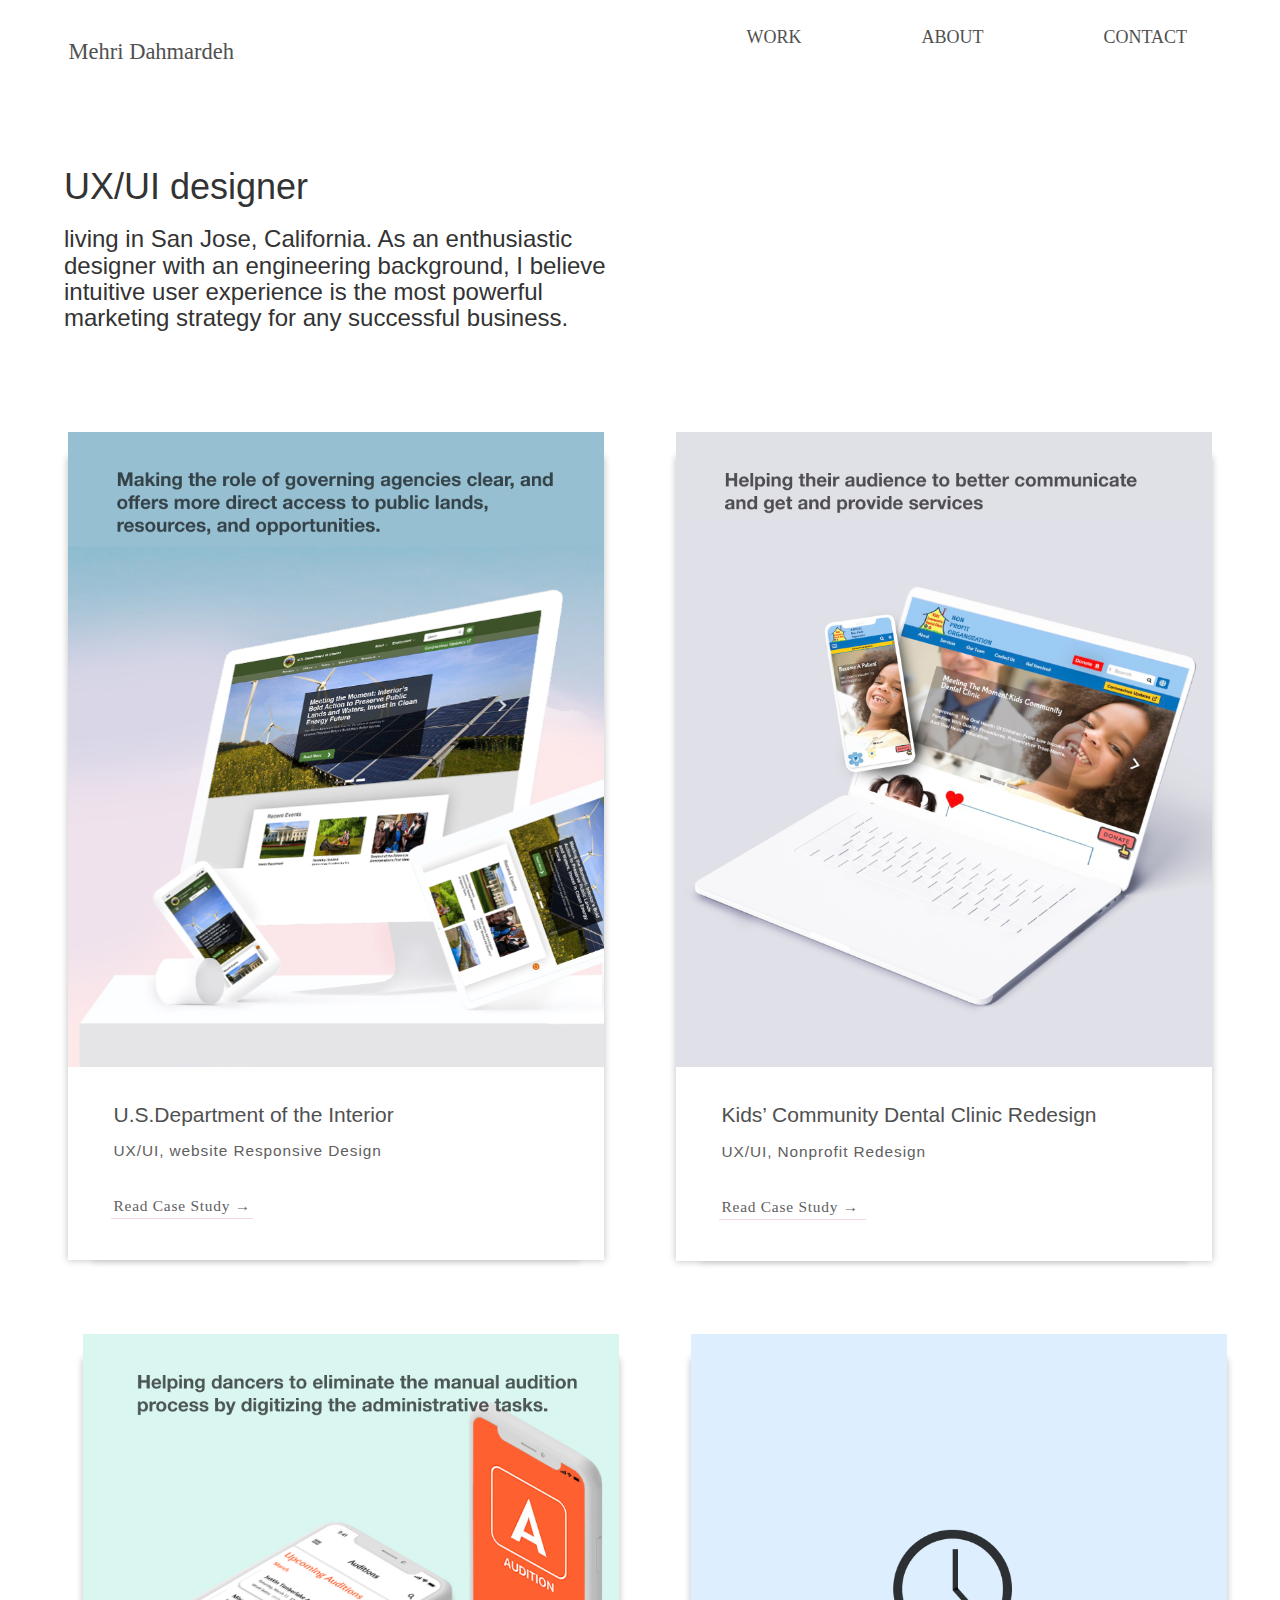
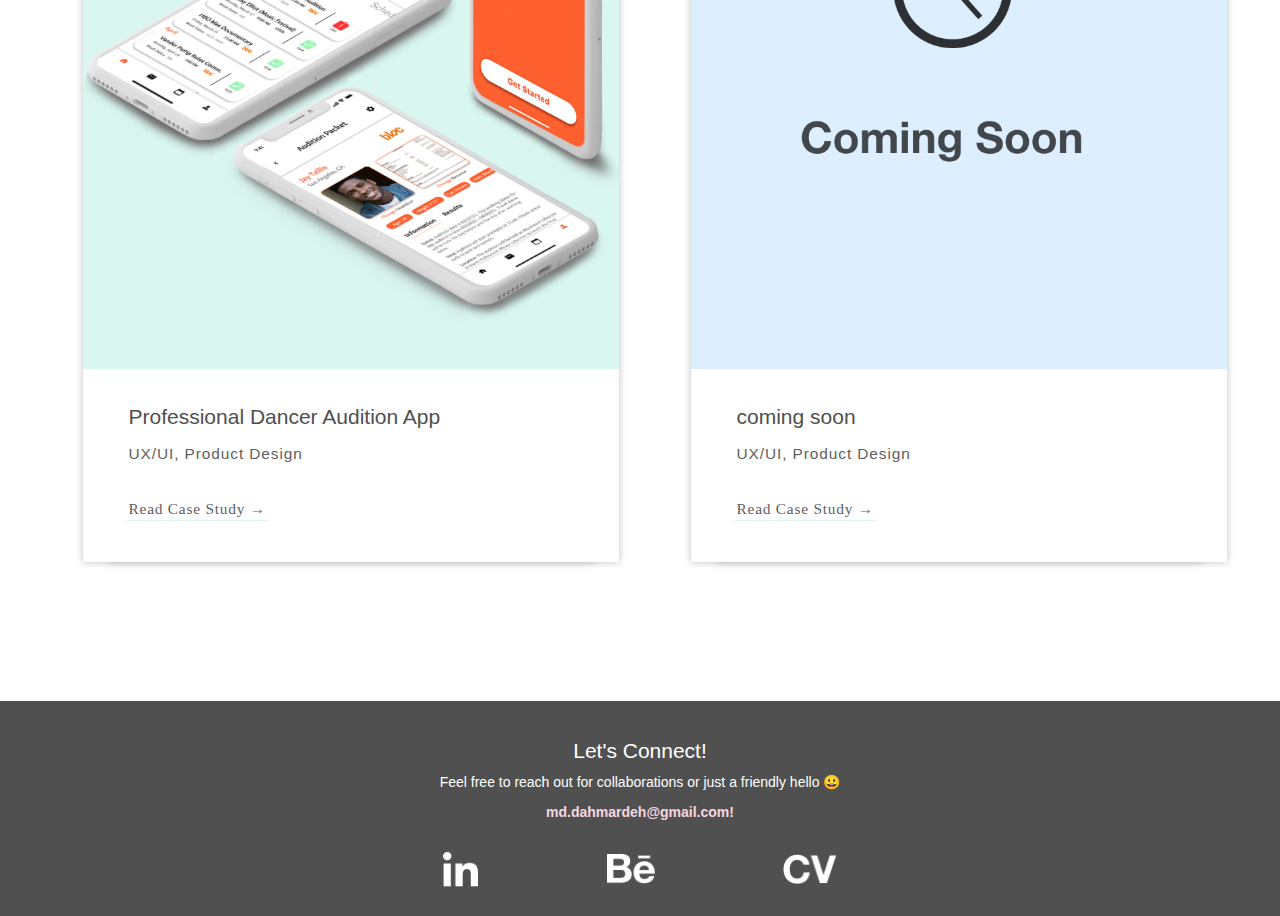
<file: index.html>
<!DOCTYPE html>
<html lang="en">
<head>
    <meta charset="UTF-8">
    <meta http-equiv="X-UA-Compatible" content="IE=edge">
    <meta name="viewport" content="width=device-width, initial-scale=1.0">
    <title>Mehri.Dahmardeh |Homepage</title>
    <link rel="stylesheet" href="https://maxcdn.bootstrapcdn.com/bootstrap/3.4.0/css/bootstrap.min.css">
    <link href="https://fonts.googleapis.com/css?family=Helvetica neue:100,400,700|Red+Hat+Display:500,700,900&display=Futura" rel="stylesheet">
    <link rel="stylesheet" href="styles.css" />
</head>
<body>
    <nav class="navbar">
        <div class="container">
            <div class="navbar header">
                <button type="button"
                        class="navbar-toggle collapsed"
                        data-toggle="collapse"
                        data-target="#bs-example-navbar-collapse-1"
                        aria-expanded="false">
                    <span class="sr-only">Toggle navigation</span>
                    <span class="icon-bar"></span>
                    <span class="icon-bar"></span>
                    <span class="icon-bar"></span>
                </button>
                <a class="navbar-brand" href="index.html">Mehri Dahmardeh</a>
                <ul class="nav navbar-nav navbar-right">
                    
                    <li><a href="http://Mehri Dahmardeh.com/#work-image-grid">WORK</a></li>
                    
                    <li><a href="about.html">ABOUT</a></li>
                    <li><a href="contact.html">CONTACT</a></li>
                </ul>
            </div>
        </div>
    </nav>
    <section>
        <div id="heading-copy"> 
            <h1 class="h1">UX/UI designer</h1>
            <h2 class="h2" style="font-size:x-large;">living in San Jose, California. As an enthusiastic designer with an engineering background, I believe intuitive user experience is the most powerful marketing strategy for any successful business.</h2>
        </div>
        <div id="work-image-grid">
            <div class="container">
                <div class="row">
                    <div class="col-lg-6">
                        <div class="projectthumbnail">
                            <figure>
                                <div class="thumbnail-img">
                                    <a href="DOI.html"><img src="Images/DOI.png" alt="DOI" style="width:100%"></a>
                                    <figcaption>
                                        <div class="h1">U.S.Department of the Interior</div>
                                        <div class="h2"> UX/UI,  website Responsive Design</div>
                                        <a href="DOI.html">Read Case Study →</a>
                                    </figcaption>
                                </div>
                            </figure>
                        </div>
                    </div>

                    <div class="col-lg-6">
                        <div class="projectthumbnail">
                            <figure>
                                <div class="thumbnailimg">
                                    <a href="KCDC.html"><img src="Images/KCDC.png" alt="KCDC" style="width:100%"></a>
                                    <figcaption>
                                        <div class="h1">Kids’ Community Dental Clinic Redesign</div>
                                        <div class="h2">UX/UI, Nonprofit Redesign </div>
                                        <a href="KCDC.html">Read Case Study →<a>
                                    </figcaption>
                                </div>
                            </figure>
                        </div>
                    </div>
                </div>
                <div class="container">
                    <div class="row">
                        <div class="col-lg-6">
                            <div class="projectthumbnail">
                                <figure>
                                    <div class="thumbnailimg">
                                        <a href="PDA.html"><img src="Images/PDA.png" alt="PDA" style="width:100%"></a>
                                        <figcaption>
                                            <div class="h1">Professional Dancer Audition App</div>
                                            <div class="h2"> UX/UI, Product Design</div>
                                            <a href="PDA.html" class="pistachio">Read Case Study →</a>
                                        </figcaption>
                                    </div>
                                </figure>
                            </div>
                        </div>
                        <div class="col-lg-6">
                            <div class="projectthumbnail">
                                <figure>
                                    <div class="thumbnailimg">
                                        <a href="Coming soon.html"><img src="Images/CS.png" alt="coming soon" style="width:100%"></a>
                                        <figcaption>
                                            <div class="h1">coming soon</div>
                                            <div class="h2"> UX/UI, Product Design</div>
                                            <a href="PDA.html" class="pistachio">Read Case Study →</a>
                                            <!--<div class="img">

                                                <div class="image__overlay image__overlay--blur">
                                                    <div class="image__title">comingsoon</div>
                                                    <p class="image__description">
                                                        Wednesday, August 4, 2021!
                                                    </p>
                                                </div>
                                            </div>
                                            <a href="coming soon.html" class="pistachio">Read Case Study →</a>-->

                                        </figcaption>
                                    </div>
                                </figure>
                            </div>
                        </div>
                    </div>
                </div>
            </div>
        </div>
    </section>
    <footer class="page-footer">
        <div class="container">
            <div class="txt-row">
                <h2>Let's Connect!</h2>
                <p>Feel free to reach out for collaborations or just a friendly hello 😀 </p>
                <a href="mailto: md.dahmardeh@gmail.com"><b>md.dahmardeh@gmail.com!</b></a>
            </div>
            <div class="link-row">
                <a href="https://www.linkedin.com/in/mehri-dahmardeh-38793051/"><img src="Images/linkedinlogo.png" alt="linkedin profile"  height="35px"></a>
                <a href="https://www.behance.net/mehridahmardeh"><img src="Images/behancelogo.png" alt="Behance profile" height="30px"></a>
                <a href="Resume.html"><img src="Images/CV.png" alt="Resume profile" height="30px"></a>
            </div>
        </div>
    </footer>
</body>

</html>
</file>
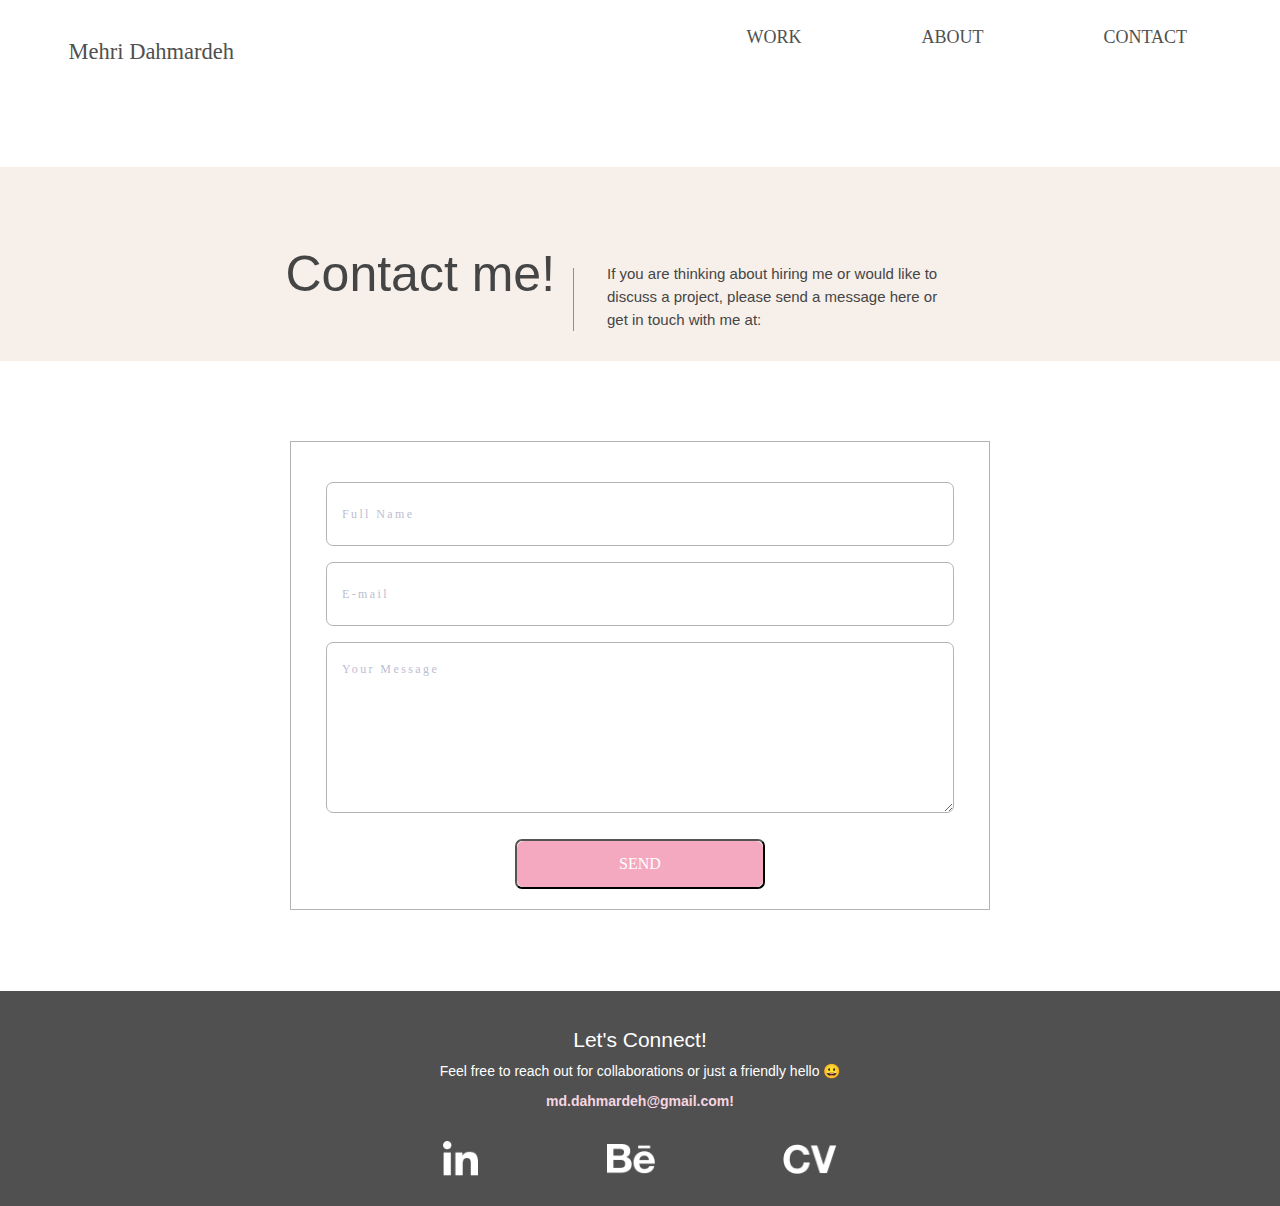
<file: contact.html>
<!DOCTYPE html>
<html lang="en">
<head>
    <meta charset="UTF-8">
    <meta http-equiv="X-UA-Compatible" content="IE=edge">
    <meta name="viewport" content="width=device-width, initial-scale=1.0">
    <title>Mehri.Dahmardeh |Homepage</title>
    <link rel="stylesheet" href="https://maxcdn.bootstrapcdn.com/bootstrap/3.4.0/css/bootstrap.min.css">
    <link href="https://fonts.googleapis.com/css?family=Helvetica neue:100,400,700|Red+Hat+Display:500,700,900&display=Futura" rel="stylesheet">
    <link rel="stylesheet" href="styles.css" />
</head>
<body>
    <nav class="navbar">
        <div class="container">
            <div class="navbar header">
                <button type="button"
                        class="navbar-toggle collapsed"
                        data-toggle="collapse"
                        data-target="#bs-example-navbar-collapse-1"
                        aria-expanded="false">
                    <span class="sr-only">Toggle navigation</span>
                    <span class="icon-bar"></span>
                    <span class="icon-bar"></span>
                    <span class="icon-bar"></span>
                </button>
                <a class="navbar-brand" href="index.html">Mehri Dahmardeh</a>
                <ul class="nav navbar-nav navbar-right">
                    <!--in link eshtebahe, az koja mikhai in grid ro biyari?? -->
                    <li><a href="http://Mehri Dahmardeh.com/#work-image-grid">WORK</a></li>
                    <!--in pageha ro sakhti ke inja direct mikoni beheshoon?-->
                    <li><a href="about.html">ABOUT</a></li>
                    <li><a href="contact.html">CONTACT</a></li>
                </ul>
            </div>
        </div>
    </nav>
    <section>

        <div class="listing-hero">
          <div class="hero-heading">
              <div class="hero-large">Contact me!</div>
              <div class="hero-text"> <i>If you are thinking about hiring me or would like to discuss a project, please send a message here or  get in touch with me at: </i> </div>       
            </div>
        </div>
      
      <div class="container-contact">
          <div class="wrap-contact">
      
            <form name="contact" class="contact-form validate-form" method="post" action= "contact-form-handler.php">
      
              <div class="wrap-input validate-input" data-validate="Please enter your name">
                <input class="input" type="text" name="name" placeholder="Full Name">
              </div>
      
              <div class="wrap-input validate-input" data-validate = "Please enter your email">
                <input class="input" type="text" name="email" placeholder="E-mail">
              </div>
      
              <div class="wrap-input validate-input" data-validate = "Please enter your message">
                <textarea class="input" type="text" name="message" placeholder="Your Message"></textarea>
              </div>
      
              <div class="container-contact-form-btn">
                <button type="submit" class="contact-form-btn">
                  <span>Send</span>
                </button>
              </div>
      
                          </form>
    
          </div>
        </div>
      </div>
      
      </div>
      
      </section>
      
                <footer class="page-footer">
                    <div class="container">
                        <div class="txt-row">
                            <h2>Let's Connect!</h2>
                            <p>Feel free to reach out for collaborations or just a friendly hello 😀 </p>
                            <a href="mailto: md.dahmardeh@gmail.com"><b>md.dahmardeh@gmail.com!</b></a>
                        </div>
                        <div class="link-row">
                            <a href="https://www.linkedin.com/in/mehri-dahmardeh-38793051/"><img src="Images/linkedinlogo.png" alt="linkedin profile"  height="35px"></a>
                            <a href="https://www.behance.net/mehridahmardeh"><img src="Images/behancelogo.png" alt="Behance profile" height="30px"></a>
                            <a href="Resume.html"><img src="Images/CV.png" alt="Resume profile" height="30px"></a>
                        </div>
                    </div>
                </footer>
            </body>
            
            </html>
</file>
<file: styles.css>
.navbar {
    padding-top: 1%;
}

    .navbar .navbar-brand {
        color: #505050;
        font-size: 2.5vh;
        font-family: 'Futura', 'san-serif';
        font-weight: 500;
        padding-left:3%;
        padding-bottom: 7%;
           }
    .navbar ul a {
        color: #505050;
        font-size: 2vh;
        font-family: 'futura', 'san-serif';
        width: 50%;
        padding: 0 60px;
        
        
    }

        .navbar ul a:hover {
            background-color: #fdf5f7;
        }

body {
    min-height: 100%;
    height: auto; 
    height: 100%;
    margin: 0;
    padding: 0;
}

.container {
    min-height: 100%;
    height: auto;
    height: 100%;
    width: 95vw;
}

.btn-default a {
    color: #505050;
    text-decoration: none;
}

.btn-default:hover {
    background-color: #fdf5f7;
    border-color: #BD6B73;
}
#heading-copy{
    padding-left: 5%;
    max-width: 50%;
}

#work-image-grid {
    margin-top: 5%;
    margin-bottom: 8%;
}

.col-lg-6 {
    padding: 3%;
}

.thumbnail-img:hover:hover img {
    opacity: 0.85;
}

footer {
    margin-top: 0;
}

.page-footer {
    text-align: center;
    justify-content: center;
    background-color: #505050;
    position: relative;
    bottom: 0;
    width: 100%;
}

.txt-row {
    padding-top: 1.5%;
}

    .txt-row h2, p {
        color: white;
        font-family: 'helvetica', 'san-serif';
    }

    .txt-row h2 {
        font-size: 1.5em;
    }

    .txt-row p {
        font-weight: 100;
    }

    .txt-row a {
        color: #f6d6e0;
    }

.link-row {
    display: flex;
    align-items: center;
    justify-content: space-around;
    padding-left: 28%;
    padding-right: 28%;
    padding-top: 2.5%;
    padding-bottom: 2.5%;
}

#work-image-grid figcaption {
    padding-left: 8%;
    padding-right: 8%;
    padding-bottom: 8%;
}

#work-image-grid figure .h1 {
    font-family: 'helvetica', 'san-serif';
    font-size: 1.5em;
    color: #505050;
    font-weight: 400;
    margin-top: 8%;
    padding-left: 0.5%;
}

#work-image-grid figure .h2 {
    font-family: 'helvetica', 'san-serif';
    font-size: 1.1em;
    color: #606060;
    font-weight: 100;
    line-height: 1.6;
    margin-top: 3%;
    margin-bottom: 7%;
    letter-spacing: 0.06em;
    padding-left: 0.5%;
}

#work-image-grid figcaption a {
    text-decoration: none;
    font-family: 'neue hlvetica', 'san-serif';
    font-size: 1.1em;
    color: #606060;
    font-weight: 100;
    letter-spacing: 0.05em;
    padding-top: 2%;
    padding-bottom: 0.8%;
    padding-right: 0.5%;
    padding-left: 0.5%;
    border-bottom: 0.1em solid #F6D6E0;
}

    #work-image-grid figcaption a:hover {
        background-color: #FAE7E9;
        text-decoration: none;
        color: #505050;
    }

#work-image-grid .pistachio:hover {
    background-color: #D9F6F1;
}

#work-image-grid .pistachio {
    border-bottom: 0.1em solid #D9F6F1;
}

.img {
    position: relative;
    width: auto;
}

.image__img {
    display: block;
    width: 100%;
}

.image__overlay {
    position: absolute;
    top: 0;
    left: 0;
    width: 100%;
    height: 100%;
    background: rgba(0, 0, 0, 0.5);
    color: #ffffff;
    font-family: 'helvetica', 'san-serif';
    display: flex;
    flex-direction: column;
    align-items: center;
    justify-content: center;
    opacity: 0;
    transition: opacity 0.25s;
}

.image__overlay--blur {
    backdrop-filter: blur(5px);
}

.image__overlay > * {
    transform: translateY(20px);
    transition: transform 0.25s;
}

.image__overlay:hover {
    opacity: 1;
}

    .image__overlay:hover > * {
        transform: translateY(0);
    }

.image__title {
    font-size: 2em;
    font-weight: bold;
}

.image__description {
    font-size: 1.5em;
    margin-top: 2em;
}

.projectthumbnail {
    box-shadow: 0.9em 0.9em 0.5em -0.8em #c5c5c5, -0.9em 0.9em 0.5em -0.8em #c5c5c5;
}
/*---------------------------------------------*/

input {
  outline: none;
  border: none;
}

textarea {
outline: none;
border: none; 
font-family: Helvetica Neue, "Montserrat", sans-serif;
}

textarea:focus, input:focus {
  border-color: transparent !important;
}

input::-webkit-input-placeholder { color: #bdbdd3;}
input:-moz-placeholder { color: #bdbdd3;}
input::-moz-placeholder { color: #bdbdd3;}
input:-ms-input-placeholder { color: #bdbdd3;}

textarea::-webkit-input-placeholder { color: #bdbdd3;}
textarea:-moz-placeholder { color: #bdbdd3;}
textarea::-moz-placeholder { color: #bdbdd3;}
textarea:-ms-input-placeholder { color: #bdbdd3;}


/*==================================================================
[ Contact - Area]*/

.container-contact {
  width: 100%;  
  min-height: 70vh;
  display: -webkit-box;
  display: -webkit-flex;
  display: -moz-box;
  display: -ms-flexbox;
  display: flex;
  flex-wrap: wrap;
  justify-content: center;
  align-items: center;
  padding: 15px;
  position: relative;
  background-color: transparent;
}

.wrap-contact {
  width: 700px;
  background: transparent;
  border: 1px solid #b3b3b3;
  padding: 40px 0px 20px 0px;
}

.wrap-contact-image {
  width: 600px;
  background: transparent;
  padding: 40px 0px 20px 0px;
}

/*==================================================================
[ Contact - Form ]*/

.contact-form {
  width: 100%;
}

.error {
  padding: 5px 9px;
  border: 1px solid red;
  color: red;
  border-radius: 3px;
}
 
.success {
  padding: 5px 9px;
  border: 1px solid green;
  color: green;
  border-radius: 3px;
}


/*------------------------------------------------------------------
[ Input ]*/

.wrap-input {
  width: 90%;
  background-color: #fff;
  border: 1px solid #b3b3b3;
  border-radius: 7px;
  margin-left: auto;
  margin-right: auto;
  margin-bottom: 16px;
  position: relative;
  z-index: 1;
}


.input {
  position: relative;
  display: block;
  width: 100%;
  background: #fff;
  border-radius: 31px;
  color: #8f8fa1;
  line-height: 1.2;
  font-family: "Montserrat";
  font-size: 12px;
  font-weight: 400;
  letter-spacing: 0.2em;
  height: 42px;
  padding-left: 10px;
  padding-right: 10px;
  text-transform: none;
}

/*---------------------------------------------*/

input.input {
  height: 62px;
  padding: 0 15px 0 15px;
}


textarea.input {
  min-height: 169px;
  padding: 19px 15px 0 15px;
}

/*------------------------------------------------------------------
[ Focus Input ]*/

.focus-input {
  display: block;
  position: absolute;
  z-index: -1;
  width: 100%;
  height: 100%;
  top: 0;
  left: 50%;
  -webkit-transform: translateX(-50%);
  -moz-transform: translateX(-50%);
  -ms-transform: translateX(-50%);
  -o-transform: translateX(-50%);
  transform: translateX(-50%);
  border-radius: 31px;
  background-color: #fff;
  pointer-events: none;
  
  -webkit-transition: all 0.4s;
  -o-transition: all 0.4s;
  -moz-transition: all 0.4s;
  transition: all 0.4s;
}

.input:focus + .focus-input100 {
  width: calc(100% + 20px);
}

/*------------------------------------------------------------------
[ Button ]*/
.container-contact-form-btn {
  display: -webkit-box;
  display: -webkit-flex;
  display: -moz-box;
  display: -ms-flexbox;
  display: flex;
  flex-wrap: wrap;
  justify-content: center;
  padding-top: 10px;
}

.contact-form-btn {
  display: -webkit-box;
  display: -webkit-flex;
  display: -moz-box;
  display: -ms-flexbox;
  display: flex;
  justify-content: center;
  align-items: center;
  padding: 0 20px;
  min-width: 250px;
  height: 50px;
  background-color: transparent;
  border-radius:7px;
  cursor: pointer;

  font-family: "Montserrat";
  font-size: 16px;
  color: #fff;
  line-height: 1.2;
  text-transform: uppercase;

  -webkit-transition: all 0.4s;
  -o-transition: all 0.4s;
  -moz-transition: all 0.4s;
  transition: all 0.4s;
  position: relative;
  z-index: 1;
}

.contact-form-btn::before {
  content: "";
  display: block;
  position: absolute;
  z-index: -1;
  width: 100%;
  height: 100%;
  top: 0;
  left: 50%;
  -webkit-transform: translateX(-50%);
  -moz-transform: translateX(-50%);
  -ms-transform: translateX(-50%);
  -o-transform: translateX(-50%);
  transform: translateX(-50%);
  border-radius: 7px;
  background-color: #F5A9C1;
  pointer-events: none;
  
  -webkit-transition: all 0.4s;
  -o-transition: all 0.4s;
  -moz-transition: all 0.4s;
  transition: all 0.4s;
}

.contact-form-btn:hover:before {
  background-color: #5a2939;
}

.validate-input {
  position: relative;
}

/*==================================================================
[ Info Grid]*/

.grid-container {
  display: grid;
  grid-template-columns: auto auto;
  grid-template-rows: 100px;
  grid-gap: 100px;
  padding: 10px 30px 0px 30px;
}

.grid-container > div {
  padding: 20px 0;
  font-size: 10px;
}

.left-align {
    text-align: left;
}

.right-align {
    text-align: right;
}


/*==================================================================
[  Hero title ]*/


.listing-hero {
    background: #F7F0EA;
    padding: 101px 0 30px;
}

.hero-heading {
    margin: 0 auto;
    width: 100%;
    max-width: 709px;
}

section#post-28 {
    padding-top: 155px;
}

.hero-large {
    display: inline-block;
    width: 40%;
    font-weight: 300;
    font-size: 50px;
    line-height: 50px;
    position: relative;
    top: -19px;
    color: #454545;
}

.hero-text {
    display: inline-block;
    width: 59%;
    vertical-align: top;
    border-left: 1px solid #8E8E8E;
    padding: 0 33px;
    font-size: 15px;
    line-height: 23px;
    /* or 153% */
    color: #454545;
    vertical-align: top;
}


.hero-text .btn.no-border {
    margin-top: 15px;
    margin-bottom: 6.5px;
    background-image: url(../images/Path3.png);
    background-repeat: no-repeat;
    background-size: 25px;
    display: block;
    background-position: right center;
    max-width: 99px;
}

.hero-text i {
    font-style: normal;
    margin-top: -6px;
    display: block;
}
</file>
